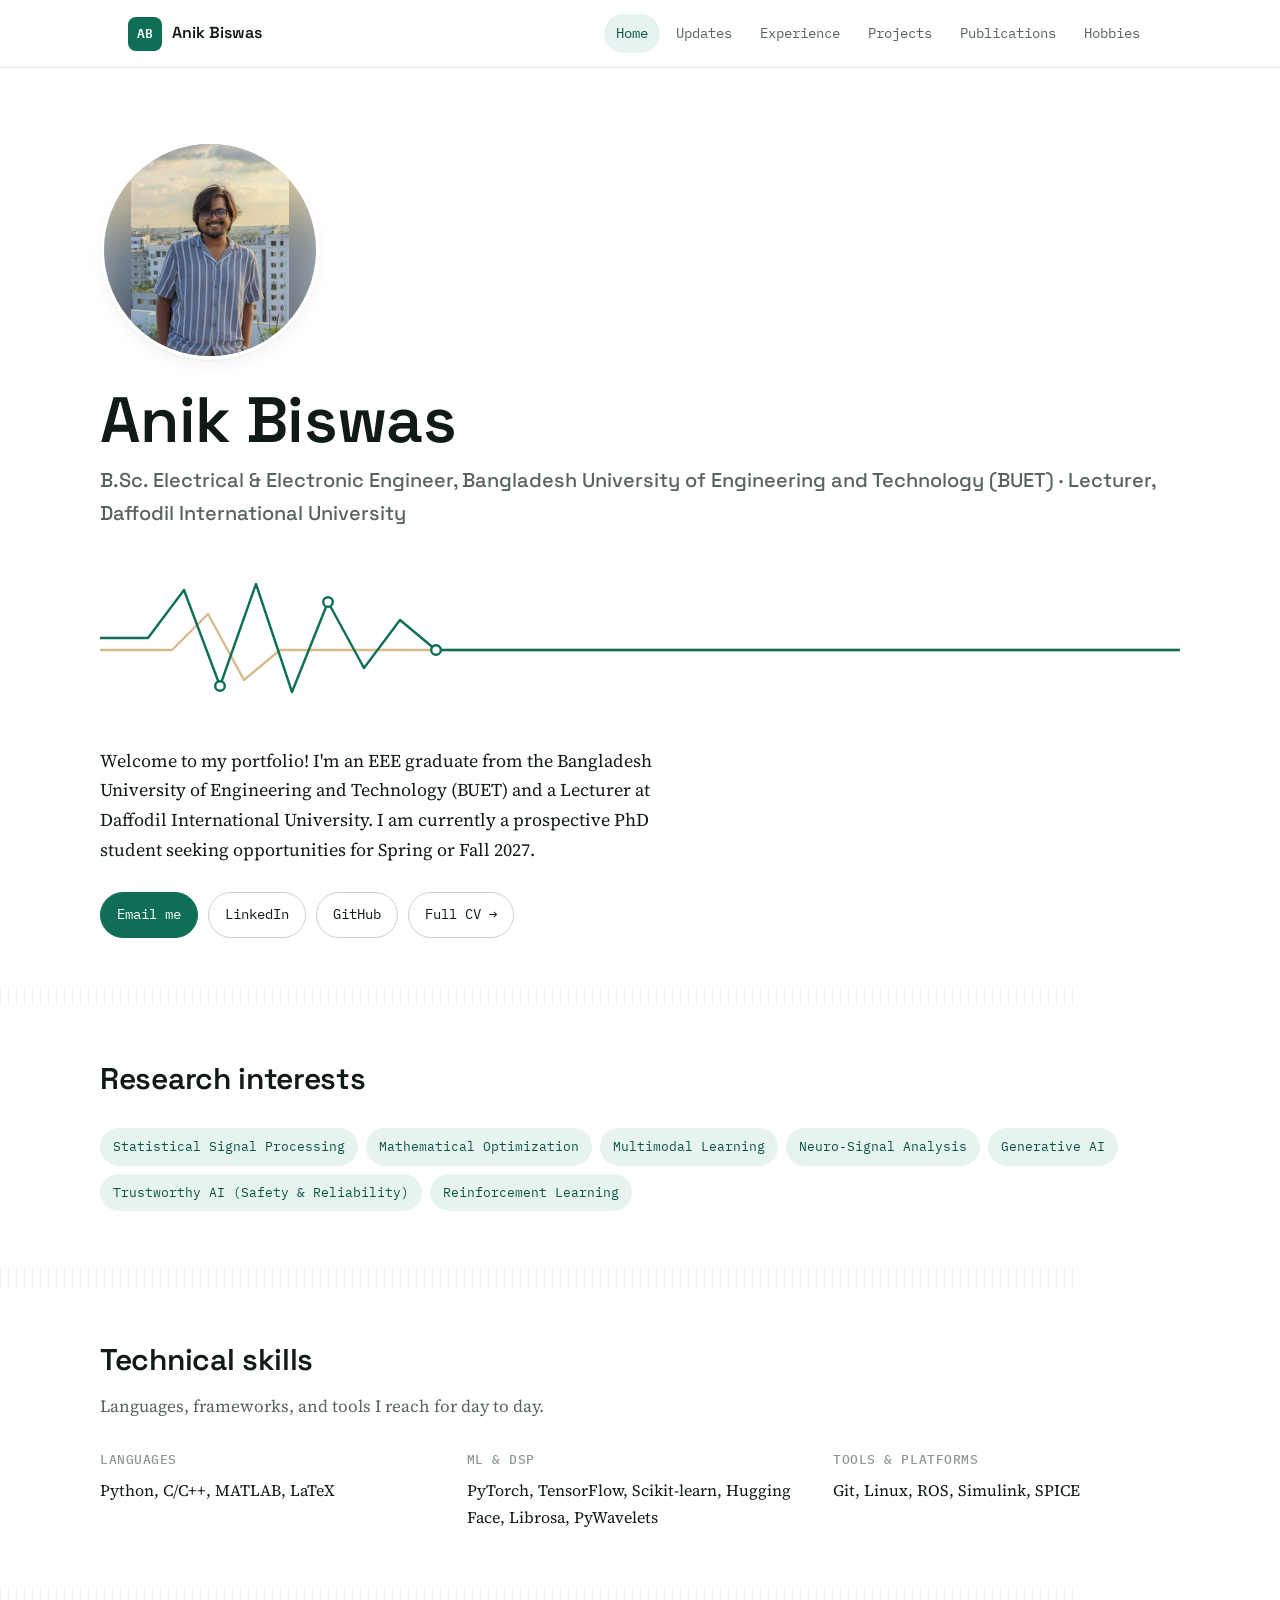
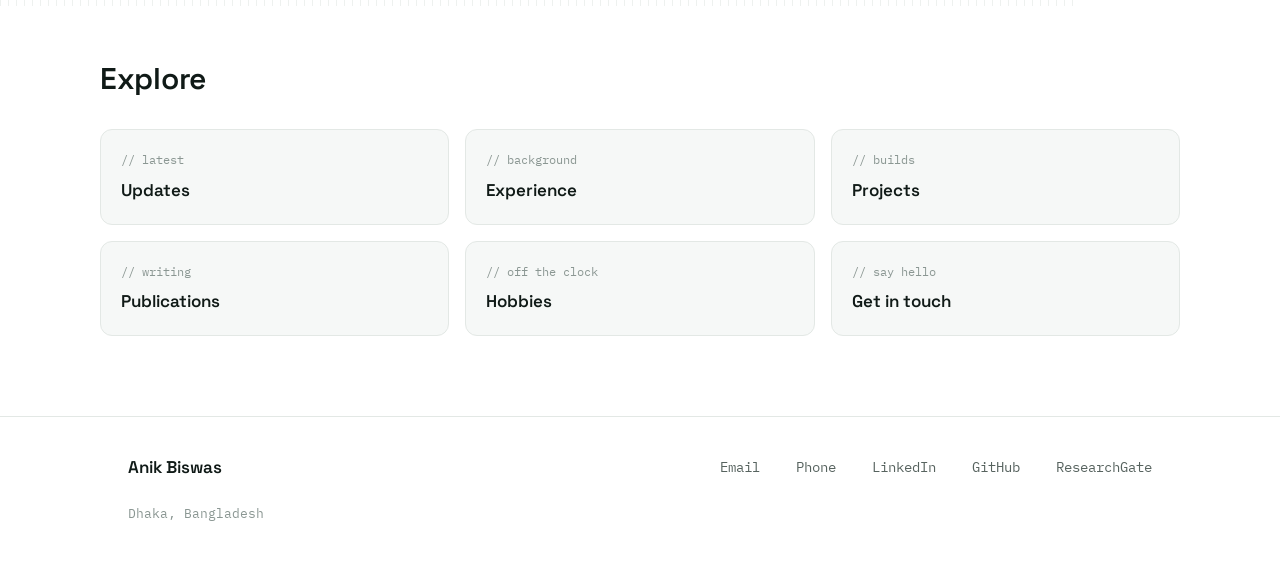
<file: index.html>
<!DOCTYPE html>
<html lang="en">
<head>
<meta charset="UTF-8">
<meta name="viewport" content="width=device-width, initial-scale=1.0">
<title>Anik Biswas | Portfolio</title>
<meta name="description" content="Anik Biswas is an Electrical &amp; Electronic Engineer and Lecturer at Daffodil International University, researching speech enhancement, signal processing, and trustworthy AI.">
<link rel="icon" href="data:image/svg+xml,%3Csvg xmlns='http://www.w3.org/2000/svg' viewBox='0 0 32 32'%3E%3Crect width='32' height='32' rx='7' fill='%230e6e56'/%3E%3Cpath d='M5 18l4-8 4 12 4-16 4 12 4-8' stroke='white' stroke-width='2' fill='none' stroke-linecap='round' stroke-linejoin='round'/%3E%3C/svg%3E">
<link rel="preconnect" href="https://fonts.googleapis.com">
<link rel="preconnect" href="https://fonts.gstatic.com" crossorigin>
<link href="https://fonts.googleapis.com/css2?family=Space+Grotesk:wght@500;600;700&family=Source+Serif+4:opsz,wght@8..60,400;8..60,600&family=IBM+Plex+Mono:wght@400;500&display=swap" rel="stylesheet">
<link rel="stylesheet" href="assets/css/style.css">

<!-- Profile photo styling -->
<style>
  .profile-photo-wrap {
    position: relative;
    width: 220px;
    height: 220px;
    margin-bottom: 1.5rem;
    border-radius: 50%;
    overflow: hidden;
    background: var(--bg-soft, #f6f8f7);
    box-shadow: var(--shadow, 0 4px 16px rgba(16, 26, 23, 0.18));
    border: 4px solid var(--bg, #fff);
  }
  /* Blurred copy fills the circle edge-to-edge behind the photo, so there's
     no empty gap around it — this layer is allowed to crop/zoom since it's
     just a soft-focus backdrop, never the sharp image itself. */
  .profile-photo-bg {
    position: absolute;
    inset: 0;
    width: 100%;
    height: 100%;
    object-fit: cover;
    filter: blur(20px) saturate(1.1) brightness(0.92);
    transform: scale(1.2);
  }
  /* The real photo: shown in full at its native aspect ratio, never
     cropped and never scaled up past what it needs — this is what
     removes the cropped/zoomed, noisy-looking result. */
  .profile-photo-fg {
    position: relative;
    width: 100%;
    height: 100%;
    object-fit: contain;
    z-index: 1;
  }
</style>

</head>
<body>

<header class="site-header">
  <div class="nav-wrap">
    <a href="index.html" class="brand">
      <span class="brand-mark" aria-hidden="true">AB</span>
      <span class="brand-name">Anik Biswas</span>
    </a>
    <button class="nav-toggle" aria-label="Toggle navigation menu" aria-expanded="false" aria-controls="primary-nav">
      <span></span><span></span><span></span>
    </button>
    <nav id="primary-nav" class="primary-nav">
      <a href="index.html" class="nav-link">Home</a>
      <a href="updates.html" class="nav-link">Updates</a>
      <a href="experience.html" class="nav-link">Experience</a>
      <a href="projects.html" class="nav-link">Projects</a>
      <a href="publications.html" class="nav-link">Publications</a>
      <a href="hobbies.html" class="nav-link">Hobbies</a>
    </nav>
  </div>
</header>

<main>

  <section class="hero container">
    <!-- Profile Picture -->
    <div class="profile-photo-wrap">
      <img class="profile-photo-bg" src="attachment/index_photo.JPG" alt="" aria-hidden="true">
      <img class="profile-photo-fg" src="attachment/index_photo.JPG" alt="Anik Biswas" loading="eager" decoding="async">
    </div>


    <h1>Anik Biswas</h1>
    <p class="hero-role">B.Sc. Electrical &amp; Electronic Engineer, Bangladesh University of Engineering and Technology (BUET) &middot; Lecturer, Daffodil International University</p>

    <svg class="trace" viewBox="0 0 900 120" xmlns="http://www.w3.org/2000/svg" role="img" aria-label="Stylized signal waveform">
      <path class="trace-line trace-copper" d="M0 70 L60 70 L90 40 L120 95 L150 70 L900 70" />
      <path class="trace-line" d="M0 60 L40 60 L70 20 L100 100 L130 15 L160 105 L190 30 L220 85 L250 45 L280 70 L320 70 L900 70" />
      <circle class="trace-node" cx="100" cy="100" r="4"></circle>
      <circle class="trace-node" cx="190" cy="30" r="4"></circle>
      <circle class="trace-node" cx="280" cy="70" r="4"></circle>
    </svg>

    <p class="hero-bio">Welcome to my portfolio! I'm an EEE graduate from the Bangladesh University of Engineering and Technology (BUET) and a Lecturer at Daffodil International University. I am currently a prospective PhD student seeking opportunities for Spring or Fall 2027.</p>

    <div class="hero-actions">
      <a class="btn btn-solid" href="mailto:anikbiswas730@gmail.com">Email me</a>
      <a class="btn" href="https://www.linkedin.com/in/anik-biswas-588698281/" target="_blank" rel="noopener">LinkedIn</a>
      <a class="btn" href="https://github.com/anikbiswas730" target="_blank" rel="noopener">GitHub</a>
      <a class="btn" href="experience.html">Full CV &rarr;</a>
    </div>
  </section>

  <hr class="divider container">

  <section class="section container">
    <div class="section-head">
      <h2>Research interests</h2>

    </div>
    <div class="chip-row">
      <span class="chip">Statistical Signal Processing</span>
      <span class="chip">Mathematical Optimization</span>
      <span class="chip">Multimodal Learning</span>
      <span class="chip">Neuro-Signal Analysis</span>
      <span class="chip">Generative AI</span>
      <span class="chip">Trustworthy AI (Safety &amp; Reliability)</span>
      <span class="chip">Reinforcement Learning</span>
    </div>
  </section>

  <hr class="divider container">

  <section class="section container">
    <div class="section-head">
      <h2>Technical skills</h2>
      <p class="section-sub">Languages, frameworks, and tools I reach for day to day.</p>
    </div>
    <div class="grid-3">
      <div class="skill-col">
        <h3>Languages</h3>
        <p>Python, C/C++, MATLAB, LaTeX</p>
      </div>
      <div class="skill-col">
        <h3>ML &amp; DSP</h3>
        <p>PyTorch, TensorFlow, Scikit-learn, Hugging Face, Librosa, PyWavelets</p>
      </div>
      <div class="skill-col">
        <h3>Tools &amp; Platforms</h3>
        <p>Git, Linux, ROS, Simulink, SPICE</p>
      </div>
    </div>
  </section>

  <hr class="divider container">

  <section class="section container">
    <div class="section-head">
      <h2>Explore</h2>
    </div>
    <div class="nav-card-grid">
      <a class="nav-card" href="updates.html">
        <span class="nav-card-label">// latest</span>
        <span class="nav-card-title">Updates</span>
      </a>
      <a class="nav-card" href="experience.html">
        <span class="nav-card-label">// background</span>
        <span class="nav-card-title">Experience</span>
      </a>
      <a class="nav-card" href="projects.html">
        <span class="nav-card-label">// builds</span>
        <span class="nav-card-title">Projects</span>
      </a>
      <a class="nav-card" href="publications.html">
        <span class="nav-card-label">// writing</span>
        <span class="nav-card-title">Publications</span>
      </a>
      <a class="nav-card" href="hobbies.html">
        <span class="nav-card-label">// off the clock</span>
        <span class="nav-card-title">Hobbies</span>
      </a>
      <a class="nav-card" href="mailto:anikbiswas730@gmail.com">
        <span class="nav-card-label">// say hello</span>
        <span class="nav-card-title">Get in touch</span>
      </a>
    </div>
  </section>

</main>

<footer class="site-footer">
  <div class="container footer-wrap">
    <div class="footer-brand">Anik Biswas</div>
    <div class="footer-links">
      <a href="mailto:anikbiswas730@gmail.com">Email</a>
      <a href="tel:+8801884494589">Phone</a>
      <a href="https://linkedin.com/in/anik-biswas-588698281" target="_blank" rel="noopener">LinkedIn</a>
      <a href="https://github.com/anikbiswas730" target="_blank" rel="noopener">GitHub</a>
      <a href="https://www.researchgate.net/profile/Anik-Biswas-15" target="_blank" rel="noopener">ResearchGate</a>
    </div>
    <div class="footer-note">Dhaka, Bangladesh</div>
  </div>
</footer>

<script src="assets/js/main.js"></script>
</body>
</html>
</file>
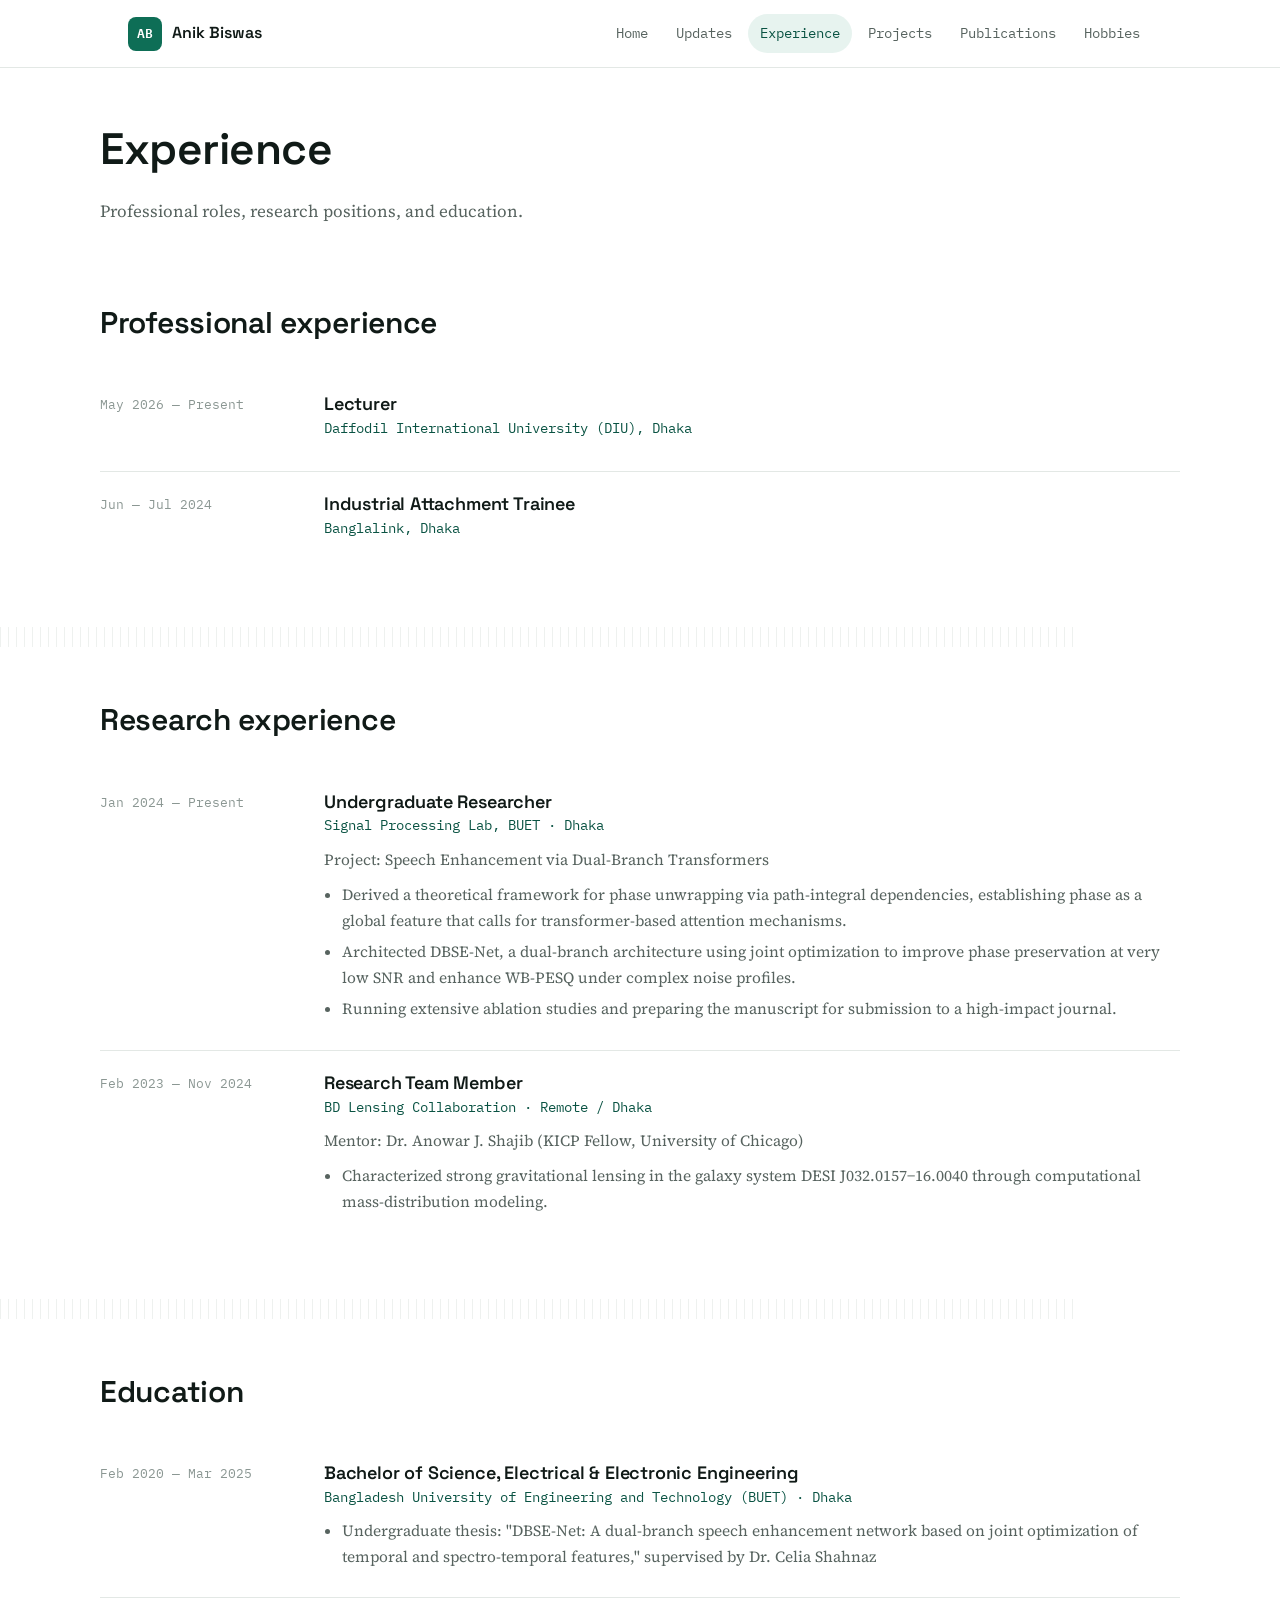
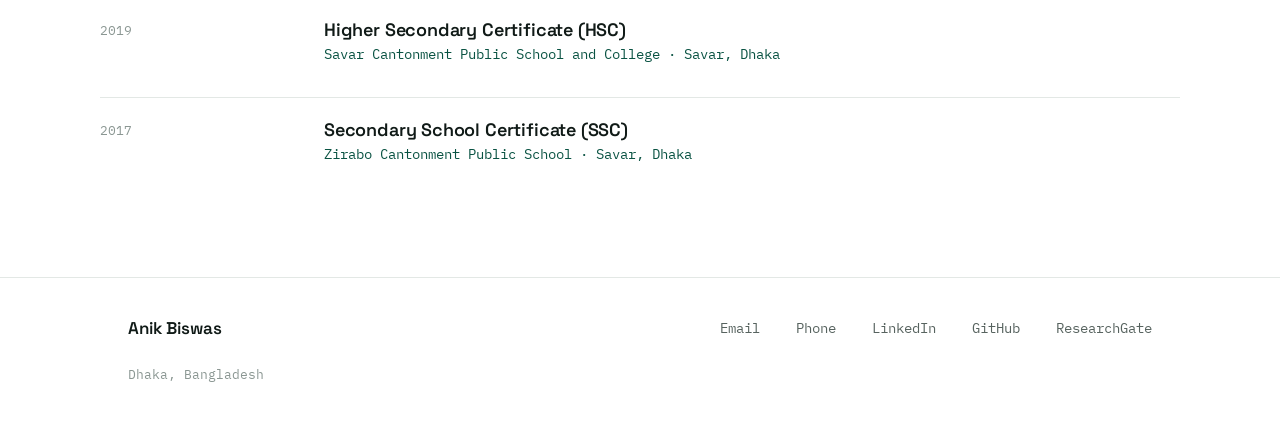
<file: experience.html>
<!DOCTYPE html>
<html lang="en">
<head>
<meta charset="UTF-8">
<meta name="viewport" content="width=device-width, initial-scale=1.0">
<title>Experience — Anik Biswas</title>
<meta name="description" content="Professional experience, research experience, and education of Anik Biswas.">
<link rel="icon" href="data:image/svg+xml,%3Csvg xmlns='http://www.w3.org/2000/svg' viewBox='0 0 32 32'%3E%3Crect width='32' height='32' rx='7' fill='%230e6e56'/%3E%3Cpath d='M5 18l4-8 4 12 4-16 4 12 4-8' stroke='white' stroke-width='2' fill='none' stroke-linecap='round' stroke-linejoin='round'/%3E%3C/svg%3E">
<link rel="preconnect" href="https://fonts.googleapis.com">
<link rel="preconnect" href="https://fonts.gstatic.com" crossorigin>
<link href="https://fonts.googleapis.com/css2?family=Space+Grotesk:wght@500;600;700&family=Source+Serif+4:opsz,wght@8..60,400;8..60,600&family=IBM+Plex+Mono:wght@400;500&display=swap" rel="stylesheet">
<link rel="stylesheet" href="assets/css/style.css">
</head>
<body>

<header class="site-header">
  <div class="nav-wrap">
    <a href="index.html" class="brand">
      <span class="brand-mark" aria-hidden="true">AB</span>
      <span class="brand-name">Anik Biswas</span>
    </a>
    <button class="nav-toggle" aria-label="Toggle navigation menu" aria-expanded="false" aria-controls="primary-nav">
      <span></span><span></span><span></span>
    </button>
    <nav id="primary-nav" class="primary-nav">
      <a href="index.html" class="nav-link">Home</a>
      <a href="updates.html" class="nav-link">Updates</a>
      <a href="experience.html" class="nav-link">Experience</a>
      <a href="projects.html" class="nav-link">Projects</a>
      <a href="publications.html" class="nav-link">Publications</a>
      <a href="hobbies.html" class="nav-link">Hobbies</a>
    </nav>
  </div>
</header>

<main>
  <section class="page-head container">
    
    <h1>Experience</h1>
    <p class="section-sub">Professional roles, research positions, and education.</p>
  </section>

  <section class="section container">
    <div class="section-head">
      <h2>Professional experience</h2>
    </div>

    <div class="role">
      <div class="role-when">May 2026 &mdash; Present</div>
      <div>
        <h3>Lecturer</h3>
        <span class="role-org">Daffodil International University (DIU), Dhaka</span>
      </div>
    </div>

    <div class="role">
      <div class="role-when">Jun &mdash; Jul 2024</div>
      <div>
        <h3>Industrial Attachment Trainee</h3>
        <span class="role-org">Banglalink, Dhaka</span>
      </div>
    </div>
  </section>

  <hr class="divider container">

  <section class="section container">
    <div class="section-head">
      <h2>Research experience</h2>
    </div>

    <div class="role">
      <div class="role-when">Jan 2024 &mdash; Present</div>
      <div>
        <h3>Undergraduate Researcher</h3>
        <span class="role-org">Signal Processing Lab, BUET · Dhaka</span>
        <p style="margin:6px 0 0; color:var(--ink-soft); font-size:15.5px;">Project: Speech Enhancement via Dual-Branch Transformers</p>
        <ul>
          <li>Derived a theoretical framework for phase unwrapping via path-integral dependencies, establishing phase as a global feature that calls for transformer-based attention mechanisms.</li>
          <li>Architected DBSE-Net, a dual-branch architecture using joint optimization to improve phase preservation at very low SNR and enhance WB-PESQ under complex noise profiles.</li>
          <li>Running extensive ablation studies and preparing the manuscript for submission to a high-impact journal.</li>
        </ul>
      </div>
    </div>

    <div class="role">
      <div class="role-when">Feb 2023 &mdash; Nov 2024</div>
      <div>
        <h3>Research Team Member</h3>
        <span class="role-org">BD Lensing Collaboration · Remote / Dhaka</span>
        <p style="margin:6px 0 0; color:var(--ink-soft); font-size:15.5px;">Mentor: Dr. Anowar J. Shajib (KICP Fellow, University of Chicago)</p>
        <ul>
          <li>Characterized strong gravitational lensing in the galaxy system DESI J032.0157&minus;16.0040 through computational mass-distribution modeling.</li>
        </ul>
      </div>
    </div>
  </section>

  <hr class="divider container">

  <section class="section container">
    <div class="section-head">
      <h2>Education</h2>
    </div>

    <div class="role">
      <div class="role-when">Feb 2020 &mdash; Mar 2025</div>
      <div>
        <h3>Bachelor of Science, Electrical &amp; Electronic Engineering</h3>
        <span class="role-org">Bangladesh University of Engineering and Technology (BUET) · Dhaka</span>
        <ul>
          
          <li>Undergraduate thesis: "DBSE-Net: A dual-branch speech enhancement network based on joint optimization of temporal and spectro-temporal features," supervised by Dr. Celia Shahnaz</li>
        </ul>
      </div>
    </div>

    <div class="role">
      <div class="role-when">2019</div>
      <div>
        <h3>Higher Secondary Certificate (HSC)</h3>
        <span class="role-org">Savar Cantonment Public School and College · Savar, Dhaka</span>
        
      </div>
    </div>

    <div class="role">
      <div class="role-when">2017</div>
      <div>
        <h3>Secondary School Certificate (SSC)</h3>
        <span class="role-org">Zirabo Cantonment Public School · Savar, Dhaka</span>
        
      </div>
    </div>
  </section>


</main>

<footer class="site-footer">
  <div class="container footer-wrap">
    <div class="footer-brand">Anik Biswas</div>
    <div class="footer-links">
      <a href="mailto:anikbiswas730@gmail.com">Email</a>
      <a href="tel:+8801884494589">Phone</a>
      <a href="https://linkedin.com/in/anik-biswas-588698281" target="_blank" rel="noopener">LinkedIn</a>
      <a href="https://github.com/anikbiswas730" target="_blank" rel="noopener">GitHub</a>
      <a href="https://www.researchgate.net/profile/Anik-Biswas-15" target="_blank" rel="noopener">ResearchGate</a>
    </div>
    <div class="footer-note">Dhaka, Bangladesh</div>
  </div>
</footer>

<script src="assets/js/main.js"></script>
</body>
</html>
</file>
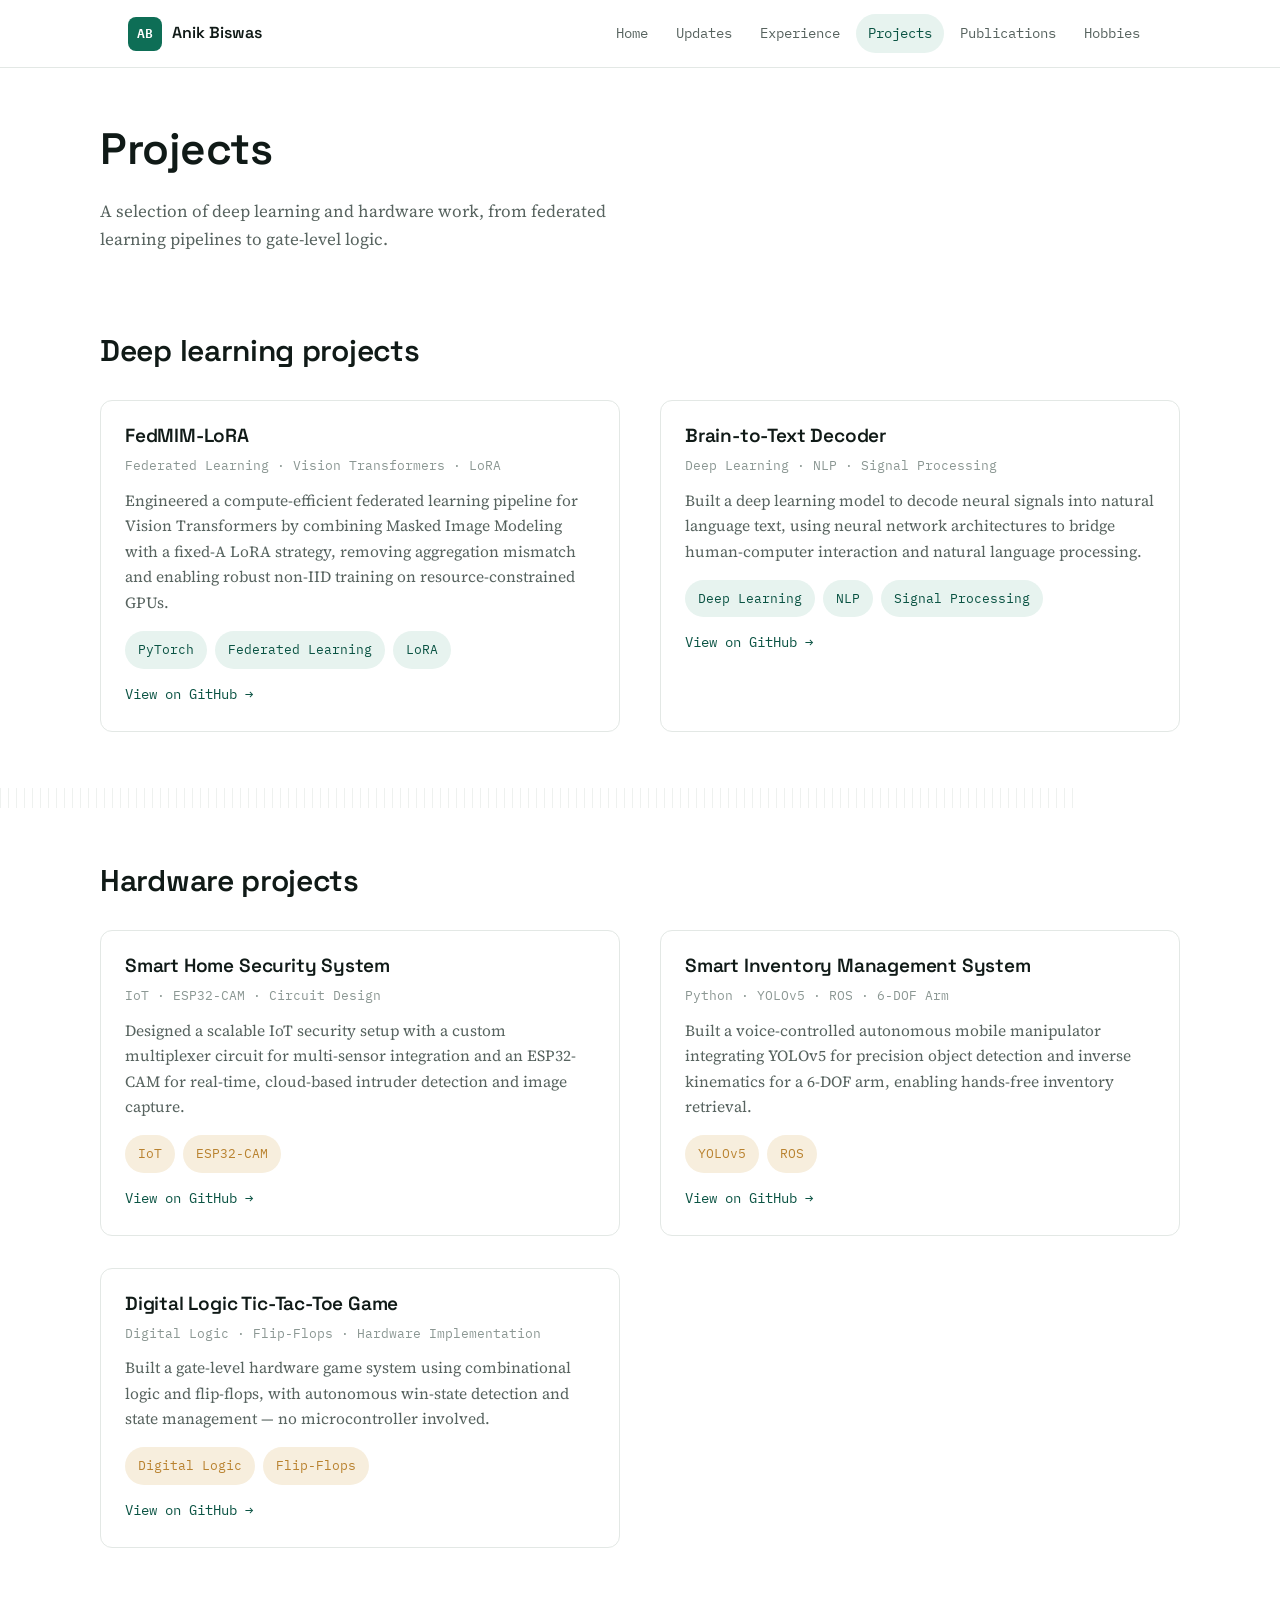
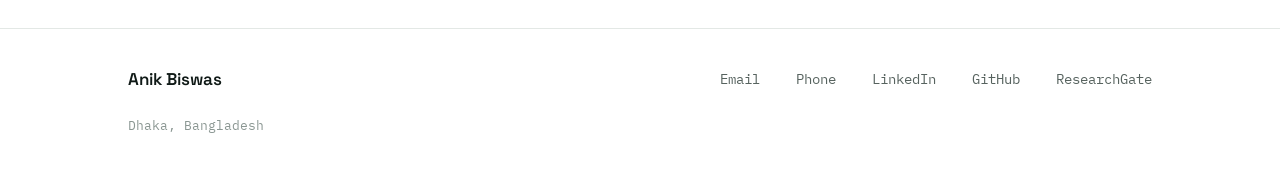
<file: projects.html>
<!DOCTYPE html>
<html lang="en">
<head>
<meta charset="UTF-8">
<meta name="viewport" content="width=device-width, initial-scale=1.0">
<title>Projects — Anik Biswas</title>
<meta name="description" content="Selected deep learning and hardware projects by Anik Biswas.">
<link rel="icon" href="data:image/svg+xml,%3Csvg xmlns='http://www.w3.org/2000/svg' viewBox='0 0 32 32'%3E%3Crect width='32' height='32' rx='7' fill='%230e6e56'/%3E%3Cpath d='M5 18l4-8 4 12 4-16 4 12 4-8' stroke='white' stroke-width='2' fill='none' stroke-linecap='round' stroke-linejoin='round'/%3E%3C/svg%3E">
<link rel="preconnect" href="https://fonts.googleapis.com">
<link rel="preconnect" href="https://fonts.gstatic.com" crossorigin>
<link href="https://fonts.googleapis.com/css2?family=Space+Grotesk:wght@500;600;700&family=Source+Serif+4:opsz,wght@8..60,400;8..60,600&family=IBM+Plex+Mono:wght@400;500&display=swap" rel="stylesheet">
<link rel="stylesheet" href="assets/css/style.css">
</head>
<body>

<header class="site-header">
  <div class="nav-wrap">
    <a href="index.html" class="brand">
      <span class="brand-mark" aria-hidden="true">AB</span>
      <span class="brand-name">Anik Biswas</span>
    </a>
    <button class="nav-toggle" aria-label="Toggle navigation menu" aria-expanded="false" aria-controls="primary-nav">
      <span></span><span></span><span></span>
    </button>
    <nav id="primary-nav" class="primary-nav">
      <a href="index.html" class="nav-link">Home</a>
      <a href="updates.html" class="nav-link">Updates</a>
      <a href="experience.html" class="nav-link">Experience</a>
      <a href="projects.html" class="nav-link">Projects</a>
      <a href="publications.html" class="nav-link">Publications</a>
      <a href="hobbies.html" class="nav-link">Hobbies</a>
    </nav>
  </div>
</header>

<main>
  <section class="page-head container">
    
    <h1>Projects</h1>
    <p class="section-sub">A selection of deep learning and hardware work, from federated learning pipelines to gate-level logic.</p>
  </section>

  <section class="section container">
    <div class="section-head">
      <h2>Deep learning projects</h2>
    </div>
    <div class="grid-2">

      <div class="card">
        <h3>FedMIM-LoRA</h3>
        <div class="card-meta">Federated Learning · Vision Transformers · LoRA</div>
        <p>Engineered a compute-efficient federated learning pipeline for Vision Transformers by combining Masked Image Modeling with a fixed-A LoRA strategy, removing aggregation mismatch and enabling robust non-IID training on resource-constrained GPUs.</p>
        <div class="chip-row">
          <span class="chip">PyTorch</span>
          <span class="chip">Federated Learning</span>
          <span class="chip">LoRA</span>
        </div>
        <a class="card-link" href="https://github.com/anikbiswas730/fedmim-lora" target="_blank" rel="noopener">View on GitHub &rarr;</a>
      </div>

      <div class="card">
        <h3>Brain-to-Text Decoder</h3>
        <div class="card-meta">Deep Learning · NLP · Signal Processing</div>
        <p>Built a deep learning model to decode neural signals into natural language text, using neural network architectures to bridge human-computer interaction and natural language processing.</p>
        <div class="chip-row">
          <span class="chip">Deep Learning</span>
          <span class="chip">NLP</span>
          <span class="chip">Signal Processing</span>
        </div>
        <a class="card-link" href="https://github.com/anikbiswas730/brain-to-text-decoder" target="_blank" rel="noopener">View on GitHub &rarr;</a>
      </div>

    </div>
  </section>

  <hr class="divider container">

  <section class="section container">
    <div class="section-head">
      <h2>Hardware projects</h2>
    </div>
    <div class="grid-2">

      <div class="card">
        <h3>Smart Home Security System</h3>
        <div class="card-meta">IoT · ESP32-CAM · Circuit Design</div>
        <p>Designed a scalable IoT security setup with a custom multiplexer circuit for multi-sensor integration and an ESP32-CAM for real-time, cloud-based intruder detection and image capture.</p>
        <div class="chip-row">
          <span class="chip chip-copper">IoT</span>
          <span class="chip chip-copper">ESP32-CAM</span>
        </div>
        <a class="card-link" href="https://github.com/anikbiswas730/SmartHomeSecuritySystem" target="_blank" rel="noopener">View on GitHub &rarr;</a>
      </div>

      <div class="card">
        <h3>Smart Inventory Management System</h3>
        <div class="card-meta">Python · YOLOv5 · ROS · 6-DOF Arm</div>
        <p>Built a voice-controlled autonomous mobile manipulator integrating YOLOv5 for precision object detection and inverse kinematics for a 6-DOF arm, enabling hands-free inventory retrieval.</p>
        <div class="chip-row">
          <span class="chip chip-copper">YOLOv5</span>
          <span class="chip chip-copper">ROS</span>
        </div>
        <a class="card-link" href="https://github.com/anikbiswas730/An-Integrated-Smart-Inventory-Management-System" target="_blank" rel="noopener">View on GitHub &rarr;</a>
      </div>

      <div class="card">
        <h3>Digital Logic Tic-Tac-Toe Game</h3>
        <div class="card-meta">Digital Logic · Flip-Flops · Hardware Implementation</div>
        <p>Built a gate-level hardware game system using combinational logic and flip-flops, with autonomous win-state detection and state management &mdash; no microcontroller involved.</p>
        <div class="chip-row">
          <span class="chip chip-copper">Digital Logic</span>
          <span class="chip chip-copper">Flip-Flops</span>
        </div>
        <a class="card-link" href="https://github.com/anikbiswas730/Digital-Logic-Tic-Tac-Toe-Game" target="_blank" rel="noopener">View on GitHub &rarr;</a>
      </div>

    </div>
  </section>
</main>

<footer class="site-footer">
  <div class="container footer-wrap">
    <div class="footer-brand">Anik Biswas</div>
    <div class="footer-links">
      <a href="mailto:anikbiswas730@gmail.com">Email</a>
      <a href="tel:+8801884494589">Phone</a>
      <a href="https://linkedin.com/in/anik-biswas-588698281" target="_blank" rel="noopener">LinkedIn</a>
      <a href="https://github.com/anikbiswas730" target="_blank" rel="noopener">GitHub</a>
      <a href="https://www.researchgate.net/profile/Anik-Biswas-15" target="_blank" rel="noopener">ResearchGate</a>
    </div>
    <div class="footer-note">Dhaka, Bangladesh</div>
  </div>
</footer>

<script src="assets/js/main.js"></script>
</body>
</html>
</file>
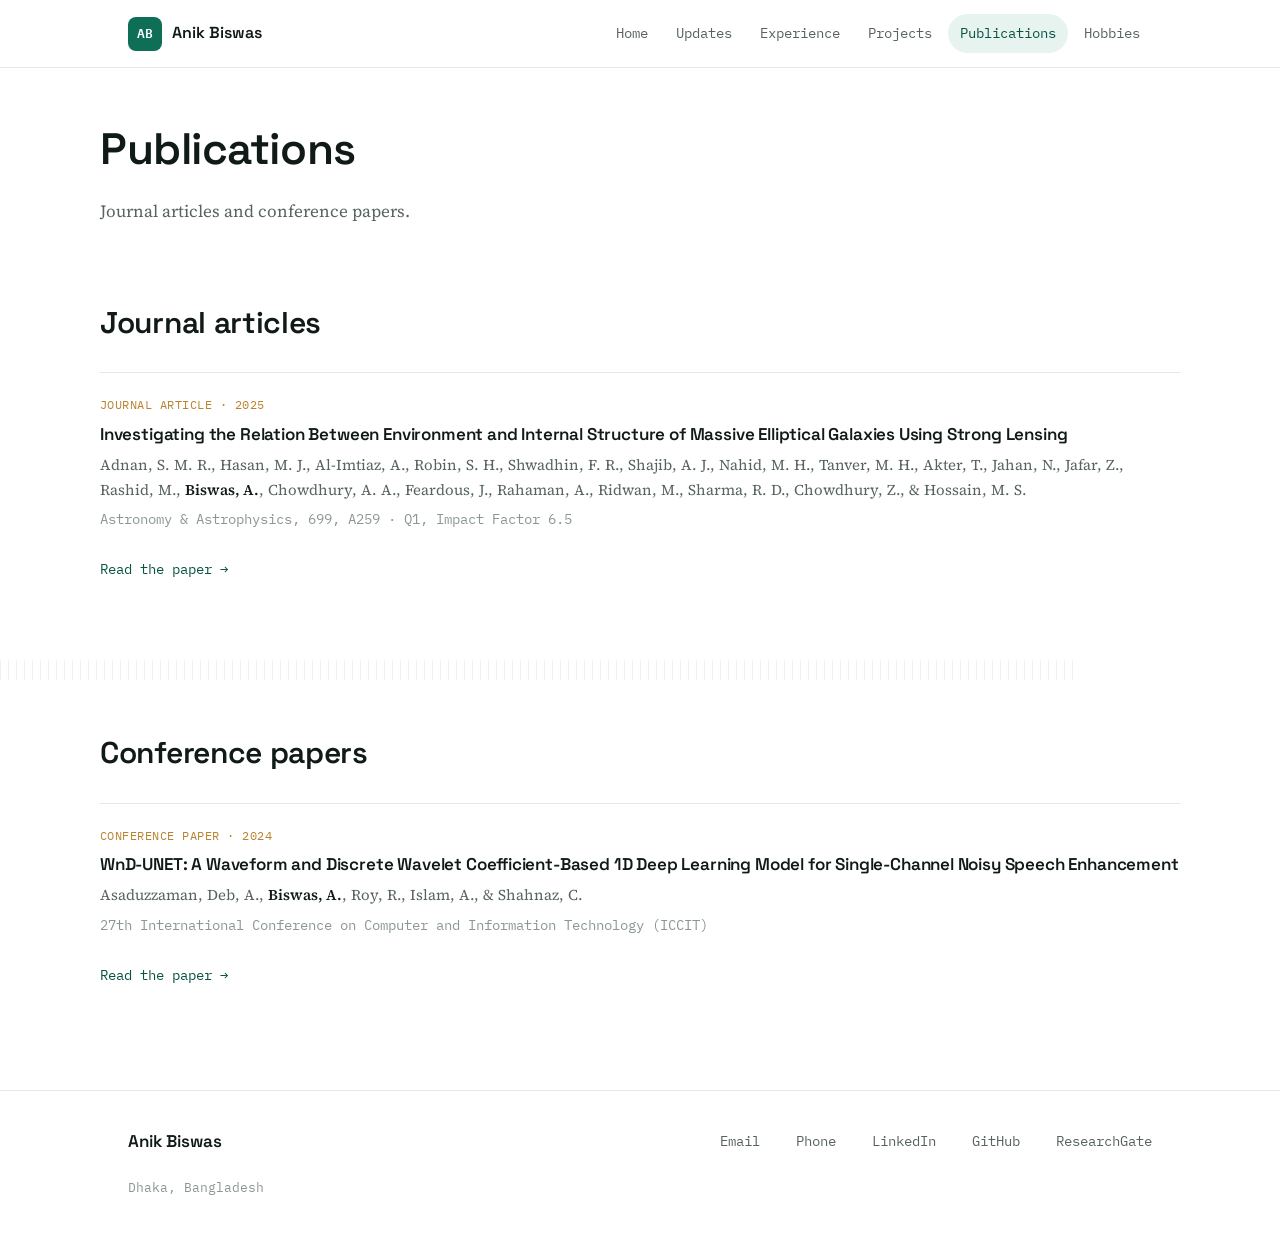
<file: publications.html>
<!DOCTYPE html>
<html lang="en">
<head>
<meta charset="UTF-8">
<meta name="viewport" content="width=device-width, initial-scale=1.0">
<title>Publications — Anik Biswas</title>
<meta name="description" content="Journal articles and conference papers co-authored by Anik Biswas.">
<link rel="icon" href="data:image/svg+xml,%3Csvg xmlns='http://www.w3.org/2000/svg' viewBox='0 0 32 32'%3E%3Crect width='32' height='32' rx='7' fill='%230e6e56'/%3E%3Cpath d='M5 18l4-8 4 12 4-16 4 12 4-8' stroke='white' stroke-width='2' fill='none' stroke-linecap='round' stroke-linejoin='round'/%3E%3C/svg%3E">
<link rel="preconnect" href="https://fonts.googleapis.com">
<link rel="preconnect" href="https://fonts.gstatic.com" crossorigin>
<link href="https://fonts.googleapis.com/css2?family=Space+Grotesk:wght@500;600;700&family=Source+Serif+4:opsz,wght@8..60,400;8..60,600&family=IBM+Plex+Mono:wght@400;500&display=swap" rel="stylesheet">
<link rel="stylesheet" href="assets/css/style.css">
</head>
<body>

<header class="site-header">
  <div class="nav-wrap">
    <a href="index.html" class="brand">
      <span class="brand-mark" aria-hidden="true">AB</span>
      <span class="brand-name">Anik Biswas</span>
    </a>
    <button class="nav-toggle" aria-label="Toggle navigation menu" aria-expanded="false" aria-controls="primary-nav">
      <span></span><span></span><span></span>
    </button>
    <nav id="primary-nav" class="primary-nav">
      <a href="index.html" class="nav-link">Home</a>
      <a href="updates.html" class="nav-link">Updates</a>
      <a href="experience.html" class="nav-link">Experience</a>
      <a href="projects.html" class="nav-link">Projects</a>
      <a href="publications.html" class="nav-link">Publications</a>
      <a href="hobbies.html" class="nav-link">Hobbies</a>
    </nav>
  </div>
</header>

<main>
  <section class="page-head container">
    
    <h1>Publications</h1>
    <p class="section-sub">Journal articles and conference papers.</p>
  </section>

  <section class="section container">
    <div class="section-head">
      <h2>Journal articles</h2>
    </div>

    <div class="pub">
      <span class="pub-kind">Journal Article · 2025</span>
      <h3>Investigating the Relation Between Environment and Internal Structure of Massive Elliptical Galaxies Using Strong Lensing</h3>
      <p class="pub-authors">Adnan, S. M. R., Hasan, M. J., Al-Imtiaz, A., Robin, S. H., Shwadhin, F. R., Shajib, A. J., Nahid, M. H., Tanver, M. H., Akter, T., Jahan, N., Jafar, Z., Rashid, M., <span class="self-author">Biswas, A.</span>, Chowdhury, A. A., Feardous, J., Rahaman, A., Ridwan, M., Sharma, R. D., Chowdhury, Z., &amp; Hossain, M. S.</p>
      <p class="pub-venue">Astronomy &amp; Astrophysics, 699, A259 &middot; Q1, Impact Factor 6.5</p>
      <a class="card-link" href="https://www.aanda.org/articles/aa/full_html/2025/07/aa53239-24/aa53239-24.html" target="_blank" rel="noopener">Read the paper &rarr;</a>
    </div>

  </section>

  <hr class="divider container">

  <section class="section container">
    <div class="section-head">
      <h2>Conference papers</h2>
    </div>

    <div class="pub">
      <span class="pub-kind">Conference Paper · 2024</span>
      <h3>WnD-UNET: A Waveform and Discrete Wavelet Coefficient-Based 1D Deep Learning Model for Single-Channel Noisy Speech Enhancement</h3>
      <p class="pub-authors">Asaduzzaman, Deb, A., <span class="self-author">Biswas, A.</span>, Roy, R., Islam, A., &amp; Shahnaz, C.</p>
      <p class="pub-venue">27th International Conference on Computer and Information Technology (ICCIT)</p>
      <a class="card-link" href="https://www.researchgate.net/publication/392565029_WnD-UNET_A_Waveform_and_Discrete_Wavelet_Coefficient-Based_1D_Deep_Learning_Model_for_Single-Channel_Noisy_Speech_Enhancement" target="_blank" rel="noopener">Read the paper &rarr;</a>
    </div>

  </section>
</main>

<footer class="site-footer">
  <div class="container footer-wrap">
    <div class="footer-brand">Anik Biswas</div>
    <div class="footer-links">
      <a href="mailto:anikbiswas730@gmail.com">Email</a>
      <a href="tel:+8801884494589">Phone</a>
      <a href="https://linkedin.com/in/anik-biswas-588698281" target="_blank" rel="noopener">LinkedIn</a>
      <a href="https://github.com/anikbiswas730" target="_blank" rel="noopener">GitHub</a>
      <a href="https://www.researchgate.net/profile/Anik-Biswas-15" target="_blank" rel="noopener">ResearchGate</a>
    </div>
    <div class="footer-note">Dhaka, Bangladesh</div>
  </div>
</footer>

<script src="assets/js/main.js"></script>
</body>
</html>
</file>
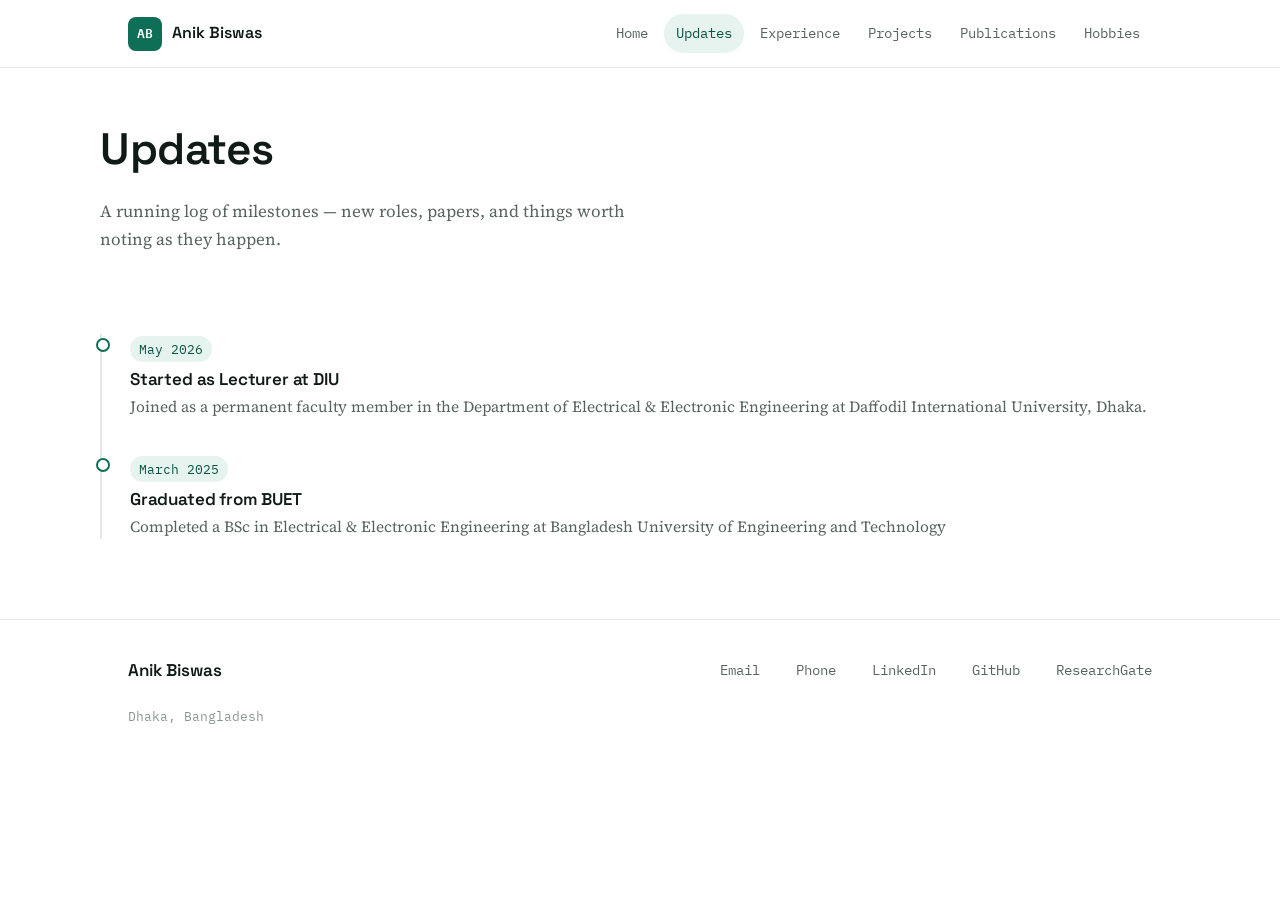
<file: updates.html>
<!DOCTYPE html>
<html lang="en">
<head>
<meta charset="UTF-8">
<meta name="viewport" content="width=device-width, initial-scale=1.0">
<title>Updates — Anik Biswas</title>
<meta name="description" content="Recent milestones and news from Anik Biswas.">
<link rel="icon" href="data:image/svg+xml,%3Csvg xmlns='http://www.w3.org/2000/svg' viewBox='0 0 32 32'%3E%3Crect width='32' height='32' rx='7' fill='%230e6e56'/%3E%3Cpath d='M5 18l4-8 4 12 4-16 4 12 4-8' stroke='white' stroke-width='2' fill='none' stroke-linecap='round' stroke-linejoin='round'/%3E%3C/svg%3E">
<link rel="preconnect" href="https://fonts.googleapis.com">
<link rel="preconnect" href="https://fonts.gstatic.com" crossorigin>
<link href="https://fonts.googleapis.com/css2?family=Space+Grotesk:wght@500;600;700&family=Source+Serif+4:opsz,wght@8..60,400;8..60,600&family=IBM+Plex+Mono:wght@400;500&display=swap" rel="stylesheet">
<link rel="stylesheet" href="assets/css/style.css">
</head>
<body>

<header class="site-header">
  <div class="nav-wrap">
    <a href="index.html" class="brand">
      <span class="brand-mark" aria-hidden="true">AB</span>
      <span class="brand-name">Anik Biswas</span>
    </a>
    <button class="nav-toggle" aria-label="Toggle navigation menu" aria-expanded="false" aria-controls="primary-nav">
      <span></span><span></span><span></span>
    </button>
    <nav id="primary-nav" class="primary-nav">
      <a href="index.html" class="nav-link">Home</a>
      <a href="updates.html" class="nav-link">Updates</a>
      <a href="experience.html" class="nav-link">Experience</a>
      <a href="projects.html" class="nav-link">Projects</a>
      <a href="publications.html" class="nav-link">Publications</a>
      <a href="hobbies.html" class="nav-link">Hobbies</a>
    </nav>
  </div>
</header>

<main>
  <section class="page-head container">
 
    <h1>Updates</h1>
    <p class="section-sub">A running log of milestones &mdash; new roles, papers, and things worth noting as they happen.</p>
  </section>

  <section class="section container">
    <div class="timeline">

      <div class="timeline-item">
        <span class="timeline-date">May 2026</span>
        <h3>Started as Lecturer at DIU</h3>
        <p>Joined as a permanent faculty member in the Department of Electrical &amp; Electronic Engineering at Daffodil International University, Dhaka.</p>
      </div>

      <div class="timeline-item">
        <span class="timeline-date">March 2025</span>
        <h3>Graduated from BUET</h3>
        <p>Completed a BSc in Electrical &amp; Electronic Engineering at Bangladesh University of Engineering and Technology</p>
      </div>

    </div>
  </section>
</main>

<footer class="site-footer">
  <div class="container footer-wrap">
    <div class="footer-brand">Anik Biswas</div>
    <div class="footer-links">
      <a href="mailto:anikbiswas730@gmail.com">Email</a>
      <a href="tel:+8801884494589">Phone</a>
      <a href="https://linkedin.com/in/anik-biswas-588698281" target="_blank" rel="noopener">LinkedIn</a>
      <a href="https://github.com/anikbiswas730" target="_blank" rel="noopener">GitHub</a>
      <a href="https://www.researchgate.net/profile/Anik-Biswas-15" target="_blank" rel="noopener">ResearchGate</a>
    </div>
    <div class="footer-note">Dhaka, Bangladesh</div>
  </div>
</footer>

<script src="assets/js/main.js"></script>
</body>
</html>
</file>
<file: assets/css/style.css>
/* ==========================================================================
   Anik Biswas — Portfolio
   Design system: white ground, PCB-teal + copper accents, signal-trace motif
   Display: Space Grotesk · Body: Source Serif 4 · Mono/data: IBM Plex Mono
   ========================================================================== */

:root {
  --bg: #ffffff;
  --bg-soft: #f6f8f7;
  --bg-soft-2: #f0f4f2;
  --ink: #101a17;
  --ink-soft: #57635f;
  --ink-faint: #8b9793;
  --line: #e3e8e5;
  --line-strong: #c9d1cd;
  --accent: #0e6e56;
  --accent-dark: #0a5343;
  --accent-tint: #e7f3ef;
  --highlight: #b9822f;
  --highlight-tint: #f7eedd;
  --radius-sm: 6px;
  --radius: 12px;
  --radius-lg: 20px;
  --shadow: 0 1px 2px rgba(16, 26, 23, 0.04), 0 8px 24px -12px rgba(16, 26, 23, 0.12);
  --maxw: 1080px;
  --font-display: "Space Grotesk", "Helvetica Neue", Arial, sans-serif;
  --font-body: "Source Serif 4", Georgia, "Times New Roman", serif;
  --font-mono: "IBM Plex Mono", "SFMono-Regular", Consolas, monospace;
}

* { box-sizing: border-box; }
html { scroll-behavior: smooth; }
@media (prefers-reduced-motion: reduce) {
  html { scroll-behavior: auto; }
  * { animation-duration: 0.001ms !important; animation-iteration-count: 1 !important; transition-duration: 0.001ms !important; }
}

body {
  margin: 0;
  background: var(--bg);
  color: var(--ink);
  font-family: var(--font-body);
  font-size: 17px;
  line-height: 1.65;
  -webkit-font-smoothing: antialiased;
}

h1, h2, h3, h4 {
  font-family: var(--font-display);
  color: var(--ink);
  margin: 0 0 0.5em 0;
  font-weight: 600;
  letter-spacing: -0.01em;
  line-height: 1.15;
}

p { margin: 0 0 1em 0; }
a { color: var(--accent-dark); text-decoration-color: var(--line-strong); text-underline-offset: 3px; }
a:hover { color: var(--accent); }
img { max-width: 100%; display: block; }

:focus-visible {
  outline: 2px solid var(--accent);
  outline-offset: 3px;
  border-radius: 2px;
}

.container {
  max-width: var(--maxw);
  margin: 0 auto;
  padding: 0 28px;
}

.eyebrow {
  font-family: var(--font-mono);
  font-size: 13px;
  letter-spacing: 0.02em;
  color: var(--accent);
  display: inline-flex;
  align-items: center;
  gap: 8px;
  margin-bottom: 14px;
}
.eyebrow::before { content: ""; }

/* ==========================================================================
   Header / Navigation
   ========================================================================== */

.site-header {
  position: sticky;
  top: 0;
  z-index: 50;
  background: rgba(255, 255, 255, 0.92);
  backdrop-filter: saturate(140%) blur(8px);
  border-bottom: 1px solid var(--line);
}

.nav-wrap {
  max-width: var(--maxw);
  margin: 0 auto;
  padding: 14px 28px;
  display: flex;
  align-items: center;
  justify-content: space-between;
  gap: 16px;
}

.brand {
  display: inline-flex;
  align-items: center;
  gap: 10px;
  text-decoration: none;
  color: var(--ink);
}
.brand-mark {
  width: 34px;
  height: 34px;
  border-radius: 8px;
  background: var(--accent);
  color: #fff;
  font-family: var(--font-mono);
  font-weight: 600;
  font-size: 13px;
  display: inline-flex;
  align-items: center;
  justify-content: center;
  letter-spacing: 0.02em;
}
.brand-name {
  font-family: var(--font-display);
  font-weight: 600;
  font-size: 16px;
}

.nav-toggle {
  display: none;
  flex-direction: column;
  justify-content: center;
  align-items: center;
  width: 38px;
  height: 38px;
  border: 1px solid var(--line);
  border-radius: 8px;
  background: var(--bg);
  cursor: pointer;
  padding: 0;
}
.nav-toggle span {
  display: block;
  width: 16px;
  height: 2px;
  background: var(--ink);
  transition: transform 0.2s ease, opacity 0.2s ease;
}
.nav-toggle span + span { margin-top: 4px; }
.nav-toggle[aria-expanded="true"] span:nth-child(1) { transform: translateY(7px) rotate(45deg); }
.nav-toggle[aria-expanded="true"] span:nth-child(2) { opacity: 0; }
.nav-toggle[aria-expanded="true"] span:nth-child(3) { transform: translateY(-7px) rotate(-45deg); }

.primary-nav {
  display: flex;
  align-items: center;
  gap: 4px;
}

.nav-link {
  font-family: var(--font-mono);
  font-size: 14px;
  color: var(--ink-soft);
  text-decoration: none;
  padding: 8px 12px;
  border-radius: 999px;
  transition: background 0.15s ease, color 0.15s ease;
}
.nav-link:hover { color: var(--ink); background: var(--bg-soft); }
.nav-link.is-active { color: var(--accent-dark); background: var(--accent-tint); }

@media (max-width: 760px) {
  .nav-toggle { display: flex; }
  .primary-nav {
    position: absolute;
    top: 100%;
    left: 0;
    right: 0;
    flex-direction: column;
    align-items: stretch;
    background: var(--bg);
    border-bottom: 1px solid var(--line);
    box-shadow: var(--shadow);
    padding: 8px;
    gap: 2px;
    max-height: 0;
    overflow: hidden;
    opacity: 0;
    pointer-events: none;
    transition: max-height 0.25s ease, opacity 0.2s ease;
  }
  .primary-nav.is-open {
    max-height: 420px;
    opacity: 1;
    pointer-events: auto;
  }
  .nav-link { padding: 12px 14px; border-radius: var(--radius-sm); }
}

/* ==========================================================================
   Hero + signal trace signature element
   ========================================================================== */

.hero {
  padding: 72px 0 48px;
  position: relative;
}

.hero-kicker { font-family: var(--font-mono); font-size: 13px; color: var(--accent); margin-bottom: 18px; }

.hero h1 {
  font-size: clamp(40px, 6vw, 64px);
  margin-bottom: 6px;
}

.hero-role {
  font-family: var(--font-display);
  font-size: clamp(17px, 2.2vw, 20px);
  color: var(--ink-soft);
  font-weight: 500;
  margin-bottom: 28px;
}

.trace {
  width: 100%;
  height: auto;
  margin: 8px 0 28px;
}
.trace path.trace-line {
  fill: none;
  stroke: var(--accent);
  stroke-width: 2;
  stroke-linecap: round;
  stroke-linejoin: round;
  stroke-dasharray: 1400;
  stroke-dashoffset: 1400;
  animation: draw-trace 2.2s cubic-bezier(0.65, 0, 0.35, 1) 0.15s forwards;
}
.trace path.trace-line.trace-copper { stroke: var(--highlight); opacity: 0.55; }
.trace circle.trace-node {
  fill: var(--bg);
  stroke: var(--accent);
  stroke-width: 2;
  opacity: 0;
  animation: fade-node 0.4s ease 2s forwards;
}
@keyframes draw-trace { to { stroke-dashoffset: 0; } }
@keyframes fade-node { to { opacity: 1; } }
@media (prefers-reduced-motion: reduce) {
  .trace path.trace-line { stroke-dashoffset: 0; animation: none; }
  .trace circle.trace-node { opacity: 1; animation: none; }
}

.hero-bio { max-width: 62ch; font-size: 18px; color: var(--ink); }

.hero-actions {
  display: flex;
  flex-wrap: wrap;
  gap: 10px;
  margin-top: 28px;
}

.btn {
  font-family: var(--font-mono);
  font-size: 14px;
  display: inline-flex;
  align-items: center;
  gap: 8px;
  padding: 10px 16px;
  border-radius: 999px;
  text-decoration: none;
  border: 1px solid var(--line-strong);
  color: var(--ink);
  transition: border-color 0.15s ease, background 0.15s ease, color 0.15s ease;
}
.btn:hover { border-color: var(--accent); color: var(--accent-dark); background: var(--accent-tint); }
.btn-solid {
  background: var(--accent);
  border-color: var(--accent);
  color: #fff;
}
.btn-solid:hover { background: var(--accent-dark); border-color: var(--accent-dark); color: #fff; }

/* ==========================================================================
   Sections, dividers, chips, cards
   ========================================================================== */

.section { padding: 56px 0; }
.section-tight { padding: 32px 0; }
.section + .section { border-top: 1px solid var(--line); }

.section-head { margin-bottom: 32px; }
.section-head h2 { font-size: clamp(24px, 3vw, 30px); }
.section-sub { color: var(--ink-soft); max-width: 60ch; }

.divider {
  border: none;
  height: 20px;
  margin: 0;
  background-image: linear-gradient(to right, var(--line) 1px, transparent 1px);
  background-size: 8px 100%;
  background-position: center;
  background-repeat: repeat-x;
  opacity: 0.6;
}

.chip-row { display: flex; flex-wrap: wrap; gap: 8px; }
.chip {
  font-family: var(--font-mono);
  font-size: 13px;
  padding: 7px 12px;
  border-radius: 999px;
  background: var(--accent-tint);
  color: var(--accent-dark);
  border: 1px solid transparent;
  white-space: nowrap;
}
.chip-copper { background: var(--highlight-tint); color: var(--highlight); }

.grid-2 { display: grid; grid-template-columns: repeat(2, 1fr); gap: 32px 40px; }
.grid-3 { display: grid; grid-template-columns: repeat(3, 1fr); gap: 20px; }
@media (max-width: 760px) {
  .grid-2, .grid-3 { grid-template-columns: 1fr; }
}

.skill-col h3 {
  font-family: var(--font-mono);
  font-size: 13px;
  text-transform: uppercase;
  letter-spacing: 0.04em;
  color: var(--ink-faint);
  font-weight: 500;
  margin-bottom: 10px;
}
.skill-col p { color: var(--ink); font-family: var(--font-body); font-size: 16px; margin: 0; }

.card {
  background: var(--bg);
  border: 1px solid var(--line);
  border-radius: var(--radius);
  padding: 24px;
  transition: border-color 0.15s ease, transform 0.15s ease, box-shadow 0.15s ease;
}
.card:hover { border-color: var(--line-strong); box-shadow: var(--shadow); transform: translateY(-2px); }
.card h3 { font-size: 19px; margin-bottom: 8px; }
.card-meta {
  font-family: var(--font-mono);
  font-size: 12.5px;
  color: var(--ink-faint);
  margin-bottom: 12px;
}
.card p { color: var(--ink-soft); font-size: 15.5px; }
.card .chip-row { margin-top: 14px; }
.card-link {
  display: inline-flex;
  align-items: center;
  gap: 6px;
  margin-top: 14px;
  font-family: var(--font-mono);
  font-size: 13.5px;
  text-decoration: none;
  color: var(--accent-dark);
}
.card-link:hover { color: var(--accent); }

/* quick-link nav cards on home */
.nav-card-grid { display: grid; grid-template-columns: repeat(3, 1fr); gap: 16px; }
@media (max-width: 760px) { .nav-card-grid { grid-template-columns: 1fr 1fr; } }
@media (max-width: 480px) { .nav-card-grid { grid-template-columns: 1fr; } }
.nav-card {
  display: block;
  text-decoration: none;
  border: 1px solid var(--line);
  border-radius: var(--radius);
  padding: 20px;
  background: var(--bg-soft);
  transition: border-color 0.15s ease, background 0.15s ease;
}
.nav-card:hover { border-color: var(--accent); background: var(--accent-tint); }
.nav-card .nav-card-label { font-family: var(--font-mono); font-size: 12px; color: var(--ink-faint); display: block; margin-bottom: 6px; }
.nav-card .nav-card-title { font-family: var(--font-display); font-weight: 600; color: var(--ink); font-size: 17px; }

/* ==========================================================================
   Timeline (Updates page)
   ========================================================================== */

.timeline { position: relative; padding-left: 28px; border-left: 2px solid var(--line); }
.timeline-item { position: relative; padding-bottom: 34px; }
.timeline-item:last-child { padding-bottom: 0; }
.timeline-item::before {
  content: "";
  position: absolute;
  left: -34px;
  top: 4px;
  width: 10px;
  height: 10px;
  border-radius: 50%;
  background: var(--bg);
  border: 2px solid var(--accent);
}
.timeline-date {
  font-family: var(--font-mono);
  font-size: 12.5px;
  color: var(--accent-dark);
  background: var(--accent-tint);
  display: inline-block;
  padding: 3px 9px;
  border-radius: 999px;
  margin-bottom: 8px;
}
.timeline-item h3 { font-size: 17px; margin-bottom: 4px; }
.timeline-item p { color: var(--ink-soft); font-size: 15.5px; margin: 0; }

/* ==========================================================================
   Experience page — role blocks
   ========================================================================== */

.role {
  display: grid;
  grid-template-columns: 200px 1fr;
  gap: 24px;
  padding: 22px 0;
}
.role + .role { border-top: 1px solid var(--line); }
.role-when { font-family: var(--font-mono); font-size: 13px; color: var(--ink-faint); }
.role h3 { font-size: 18px; margin-bottom: 2px; }
.role .role-org { font-family: var(--font-mono); font-size: 13.5px; color: var(--accent-dark); margin-bottom: 10px; display: block; }
.role ul { margin: 10px 0 0; padding-left: 18px; color: var(--ink-soft); font-size: 15.5px; }
.role li { margin-bottom: 6px; }
@media (max-width: 620px) {
  .role { grid-template-columns: 1fr; gap: 6px; }
}

.mini-card {
  border: 1px solid var(--line);
  border-radius: var(--radius);
  padding: 20px 22px;
  background: var(--bg-soft);
}
.mini-card h3 { font-size: 15px; font-family: var(--font-mono); text-transform: uppercase; letter-spacing: 0.03em; color: var(--ink-faint); margin-bottom: 12px; font-weight: 500; }
.mini-card ul { margin: 0; padding-left: 18px; color: var(--ink); font-size: 15.5px; }
.mini-card li { margin-bottom: 6px; }

/* ==========================================================================
   Publications
   ========================================================================== */

.pub {
  padding: 22px 0;
  border-top: 1px solid var(--line);
}
.pub:first-child { border-top: none; }
.pub-kind { font-family: var(--font-mono); font-size: 12px; color: var(--highlight); text-transform: uppercase; letter-spacing: 0.04em; margin-bottom: 8px; display: block; }
.pub h3 { font-size: 17px; margin-bottom: 6px; line-height: 1.4; }
.pub .pub-authors { color: var(--ink-soft); font-size: 15px; margin-bottom: 6px; }
.pub .pub-venue { font-family: var(--font-mono); font-size: 13.5px; color: var(--ink-faint); }
.pub .self-author { color: var(--ink); font-weight: 600; }

/* ==========================================================================
   Hobbies placeholder styling
   ========================================================================== */

.placeholder-note {
  border: 1px dashed var(--line-strong);
  background: var(--bg-soft);
  border-radius: var(--radius);
  padding: 16px 20px;
  color: var(--ink-soft);
  font-size: 15px;
  margin-bottom: 32px;
}
.hobby-card p em { color: var(--ink-faint); }

/* ==========================================================================
   Footer
   ========================================================================== */

.site-footer {
  border-top: 1px solid var(--line);
  padding: 36px 0 48px;
  margin-top: 24px;
}
.footer-wrap {
  display: flex;
  flex-wrap: wrap;
  align-items: center;
  justify-content: space-between;
  gap: 16px;
}
.footer-brand { font-family: var(--font-display); font-weight: 600; }
.footer-links { display: flex; gap: 18px; flex-wrap: wrap; }
.footer-links a { font-family: var(--font-mono); font-size: 13.5px; color: var(--ink-soft); text-decoration: none; margin-right: 18px; }
.footer-links a:last-child { margin-right: 0; }
.footer-links a:hover { color: var(--accent-dark); }
.footer-note { width: 100%; font-family: var(--font-mono); font-size: 12.5px; color: var(--ink-faint); margin-top: 6px; }

/* ==========================================================================
   Page header (non-home pages)
   ========================================================================== */

.page-head { padding: 56px 0 8px; }
.page-head h1 { font-size: clamp(32px, 4.5vw, 44px); }
.page-head .section-sub { font-size: 17px; }
</file>
